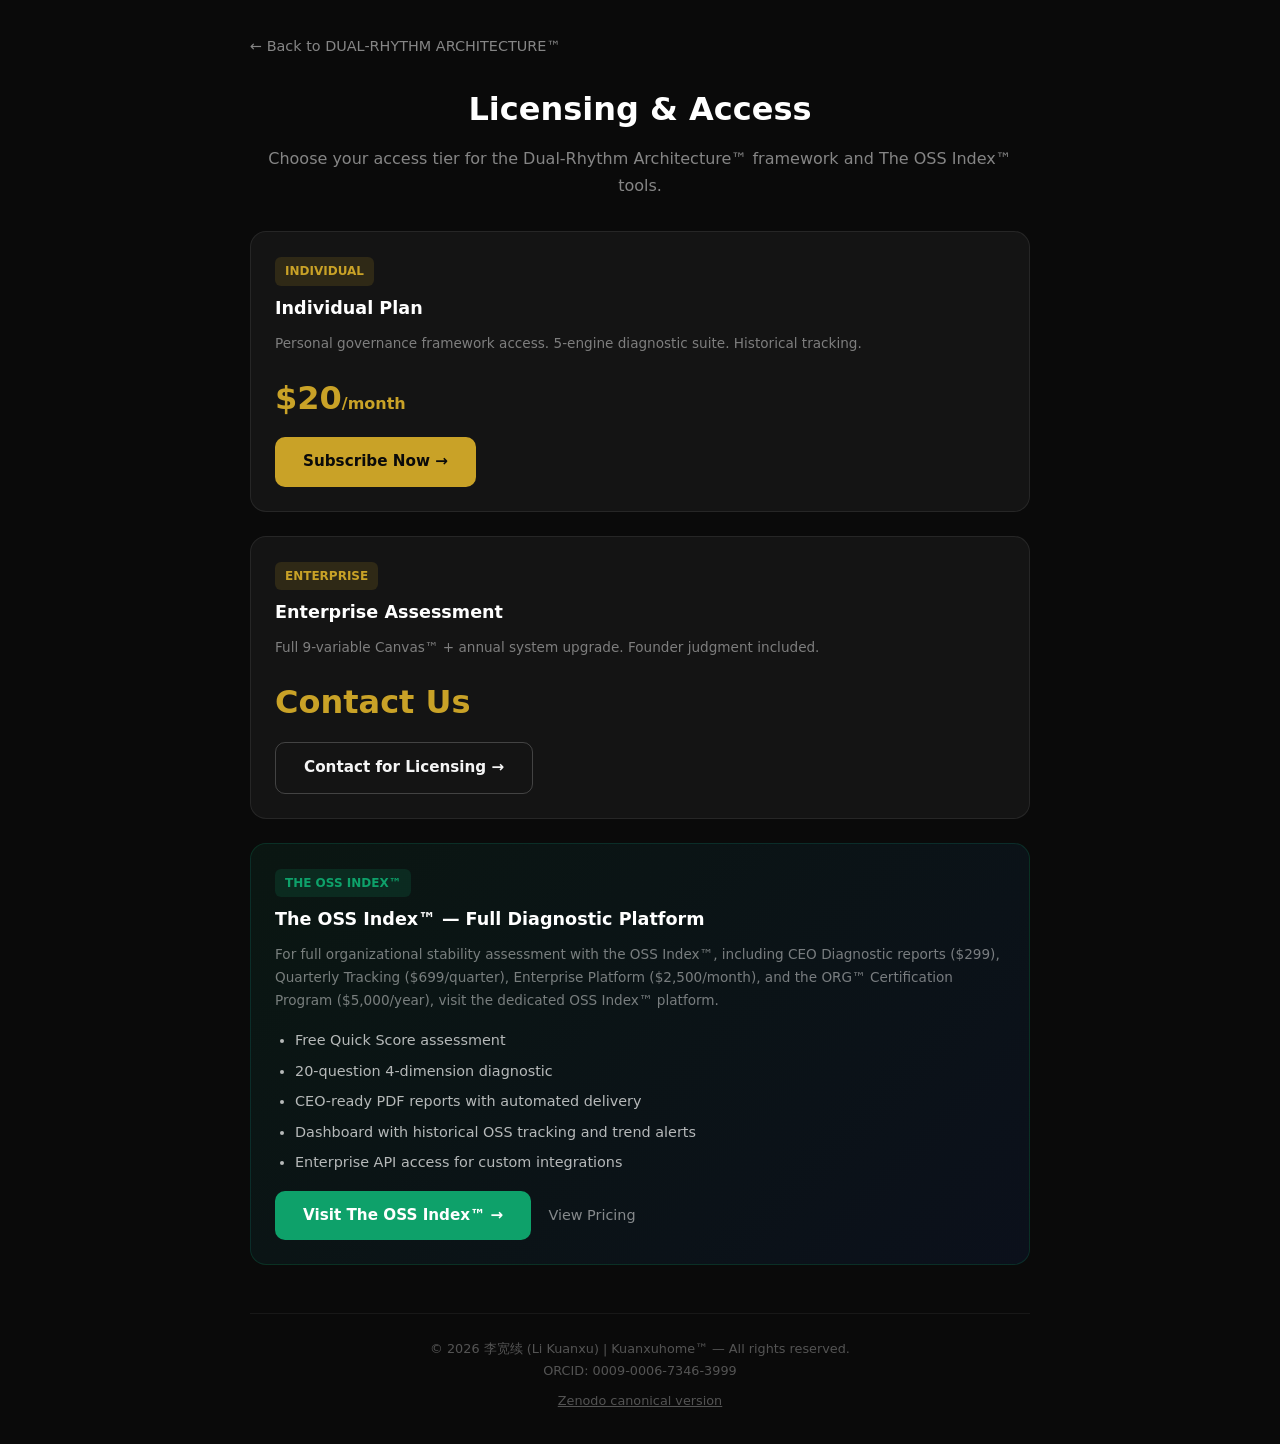
<file: licensing.html>
<!DOCTYPE html>
<html lang="en">
<head>
  <meta charset="UTF-8">
  <meta name="viewport" content="width=device-width, initial-scale=1.0">
  <title>Licensing — Dual-Rhythm Architecture™</title>
  <style>
    * { margin: 0; padding: 0; box-sizing: border-box; }
    body {
      background: #0a0a0a;
      color: #f5f5f5;
      font-family: 'Inter', system-ui, -apple-system, sans-serif;
      line-height: 1.7;
      display: flex;
      flex-direction: column;
      align-items: center;
      padding: 32px 16px;
    }
    .container { max-width: 780px; width: 100%; }
    h1 {
      font-size: 2rem;
      font-weight: 700;
      color: #ffffff;
      margin-bottom: 8px;
      text-align: center;
    }
    h2 {
      font-size: 1.3rem;
      font-weight: 600;
      color: #ffffff;
      margin-top: 32px;
      margin-bottom: 12px;
    }
    .card {
      background: #141414;
      border: 1px solid rgba(255,255,255,0.08);
      border-radius: 16px;
      padding: 24px;
      margin-bottom: 24px;
    }
    .card-title {
      font-size: 1.1rem;
      font-weight: 700;
      margin-bottom: 8px;
      color: #ffffff;
    }
    .card-subtitle {
      font-size: 0.85rem;
      color: rgba(255,255,255,0.45);
      margin-bottom: 16px;
    }
    .price {
      font-size: 2rem;
      font-weight: 700;
      color: #c9a227;
      margin: 12px 0;
    }
    .btn {
      display: inline-block;
      padding: 12px 28px;
      border-radius: 10px;
      font-weight: 600;
      font-size: 0.95rem;
      text-decoration: none;
      transition: opacity 0.2s;
    }
    .btn:hover { opacity: 0.85; }
    .btn-primary {
      background: #c9a227;
      color: #0a0a0a;
    }
    .btn-secondary {
      background: transparent;
      color: #f5f5f5;
      border: 1px solid rgba(255,255,255,0.2);
    }
    .btn-emerald {
      background: #0ea16a;
      color: #ffffff;
    }
    ul { padding-left: 20px; color: rgba(255,255,255,0.7); }
    li { margin-bottom: 6px; font-size: 0.9rem; }
    footer {
      margin-top: 48px;
      padding-top: 24px;
      border-top: 1px solid rgba(255,255,255,0.06);
      text-align: center;
      color: rgba(255,255,255,0.3);
      font-size: 0.8rem;
    }
    .back-link {
      display: inline-block;
      margin-bottom: 24px;
      color: rgba(255,255,255,0.5);
      text-decoration: none;
      font-size: 0.9rem;
    }
    .back-link:hover { color: rgba(255,255,255,0.8); }
    .section-badge {
      display: inline-block;
      background: rgba(201,162,39,0.15);
      color: #c9a227;
      font-size: 0.75rem;
      font-weight: 600;
      padding: 4px 10px;
      border-radius: 6px;
      margin-bottom: 8px;
      text-transform: uppercase;
    }
    .oss-cta {
      background: linear-gradient(135deg, #0ea16a15, #1a56db15);
      border: 1px solid rgba(14,161,106,0.2);
    }
    .oss-cta .price { color: #0ea16a; }
    .oss-cta .btn-primary { background: #0ea16a; }
  </style>
</head>
<body>
<div class="container">
  <a href="/" class="back-link">← Back to DUAL-RHYTHM ARCHITECTURE™</a>
  <h1>Licensing & Access</h1>
  <p style="text-align:center; color:rgba(255,255,255,0.5); margin-bottom:32px;">
    Choose your access tier for the Dual-Rhythm Architecture™ framework and The OSS Index™ tools.
  </p>

  <div class="card">
    <div class="section-badge">Individual</div>
    <div class="card-title">Individual Plan</div>
    <div class="card-subtitle">Personal governance framework access. 5-engine diagnostic suite. Historical tracking.</div>
    <div class="price">$20<span style="font-size:1rem;">/month</span></div>
    <a href="https://buy.stripe.com/bJefZhcnpbI407CdmZ" target="_blank" rel="noopener noreferrer" class="btn btn-primary">Subscribe Now →</a>
  </div>

  <div class="card">
    <div class="section-badge">Enterprise</div>
    <div class="card-title">Enterprise Assessment</div>
    <div class="card-subtitle">Full 9-variable Canvas™ + annual system upgrade. Founder judgment included.</div>
    <div class="price">Contact Us</div>
    <a href="/CONTACT" class="btn btn-secondary">Contact for Licensing →</a>
  </div>

  <div class="card oss-cta">
    <div class="section-badge" style="background:rgba(14,161,106,0.15); color:#0ea16a;">The OSS Index™</div>
    <div class="card-title">The OSS Index™ — Full Diagnostic Platform</div>
    <div class="card-subtitle">
      For full organizational stability assessment with the OSS Index™, including CEO Diagnostic reports ($299), Quarterly Tracking ($699/quarter), Enterprise Platform ($2,500/month), and the ORG™ Certification Program ($5,000/year), visit the dedicated OSS Index™ platform.
    </div>
    <ul style="margin-bottom:16px;">
      <li>Free Quick Score assessment</li>
      <li>20-question 4-dimension diagnostic</li>
      <li>CEO-ready PDF reports with automated delivery</li>
      <li>Dashboard with historical OSS tracking and trend alerts</li>
      <li>Enterprise API access for custom integrations</li>
    </ul>
    <a href="https://theossindex.com" target="_blank" rel="noopener noreferrer" class="btn btn-emerald">Visit The OSS Index™ →</a>
    <a href="https://theossindex.com/pricing" target="_blank" rel="noopener noreferrer" style="display:inline-block; margin-left:12px; color:rgba(255,255,255,0.5); font-size:0.9rem; text-decoration:none;">View Pricing</a>
  </div>

  <footer>
    <p>© 2026 李宽续 (Li Kuanxu) | Kuanxuhome™ — All rights reserved.</p>
    <p>ORCID: 0009‑0006‑7346‑3999</p>
    <p style="margin-top:8px;">
      <a href="https://zenodo.org/records/19941449" style="color:inherit;">Zenodo canonical version</a>
    </p>
  </footer>
</div>
</body>
</html>
</file>
